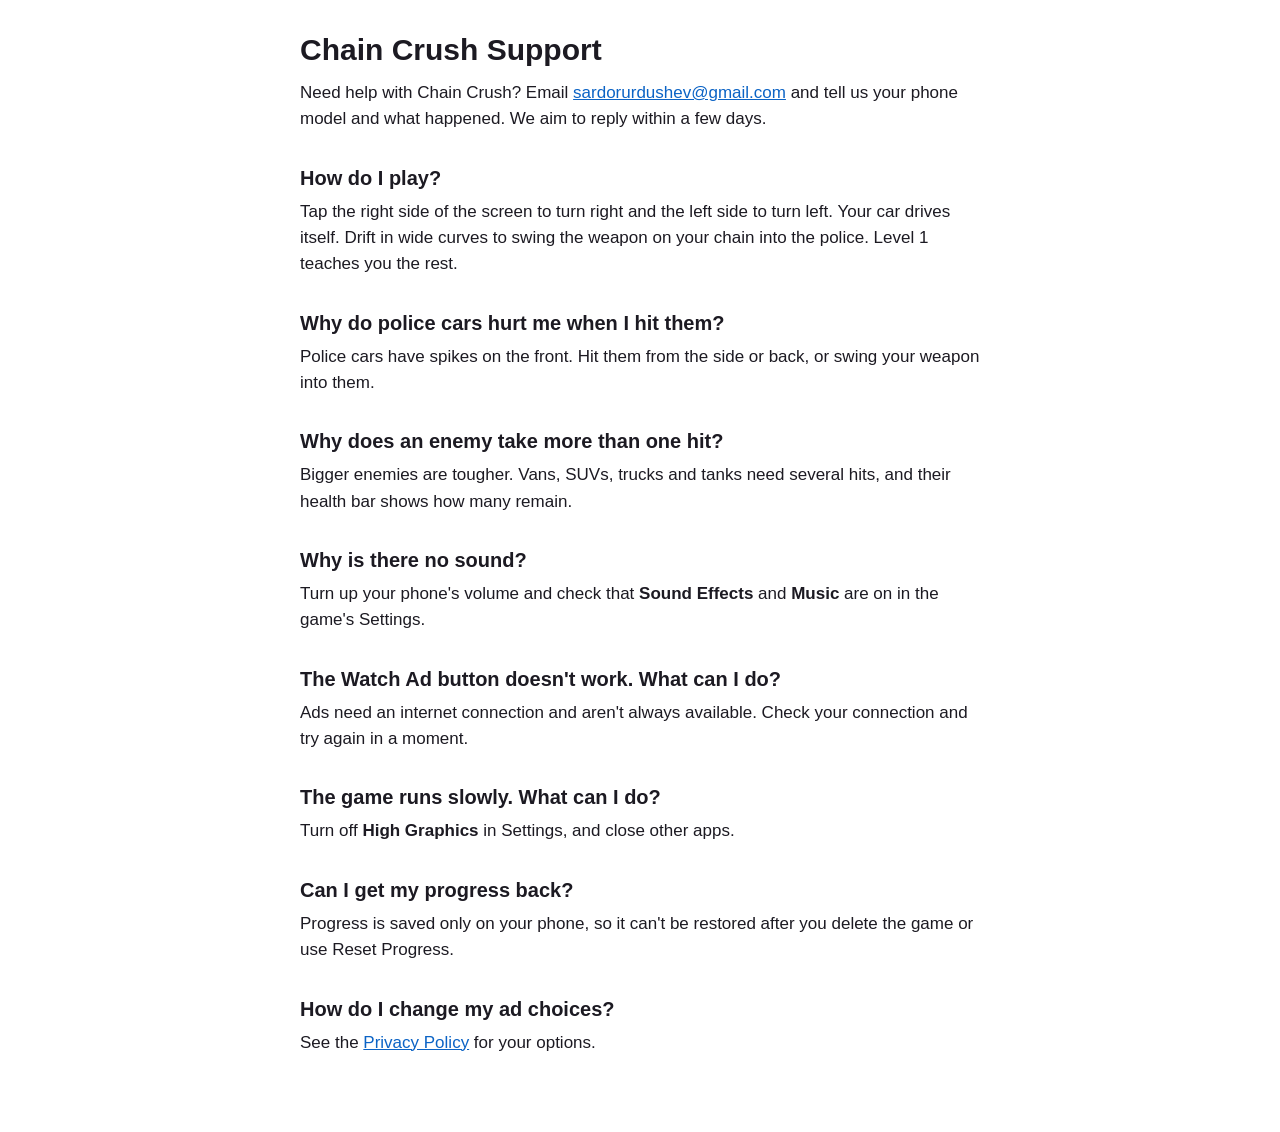
<file: index.html>
<!doctype html>
<html lang="en">
<head>
<meta charset="utf-8">
<meta name="viewport" content="width=device-width, initial-scale=1">
<title>Chain Crush Support</title>
<link rel="stylesheet" href="style.css">
</head>
<body>
<main>
<h1>Chain Crush Support</h1>
<p>Need help with Chain Crush? Email <a href="mailto:sardorurdushev@gmail.com">sardorurdushev@gmail.com</a> and tell us your phone model and what happened. We aim to reply within a few days.</p>

<h2>How do I play?</h2>
<p>Tap the right side of the screen to turn right and the left side to turn left. Your car drives itself. Drift in wide curves to swing the weapon on your chain into the police. Level 1 teaches you the rest.</p>

<h2>Why do police cars hurt me when I hit them?</h2>
<p>Police cars have spikes on the front. Hit them from the side or back, or swing your weapon into them.</p>

<h2>Why does an enemy take more than one hit?</h2>
<p>Bigger enemies are tougher. Vans, SUVs, trucks and tanks need several hits, and their health bar shows how many remain.</p>

<h2>Why is there no sound?</h2>
<p>Turn up your phone's volume and check that <strong>Sound Effects</strong> and <strong>Music</strong> are on in the game's Settings.</p>

<h2>The Watch Ad button doesn't work. What can I do?</h2>
<p>Ads need an internet connection and aren't always available. Check your connection and try again in a moment.</p>

<h2>The game runs slowly. What can I do?</h2>
<p>Turn off <strong>High Graphics</strong> in Settings, and close other apps.</p>

<h2>Can I get my progress back?</h2>
<p>Progress is saved only on your phone, so it can't be restored after you delete the game or use Reset Progress.</p>

<h2>How do I change my ad choices?</h2>
<p>See the <a href="privacy.html">Privacy Policy</a> for your options.</p>
</main>
</body>
</html>
</file>
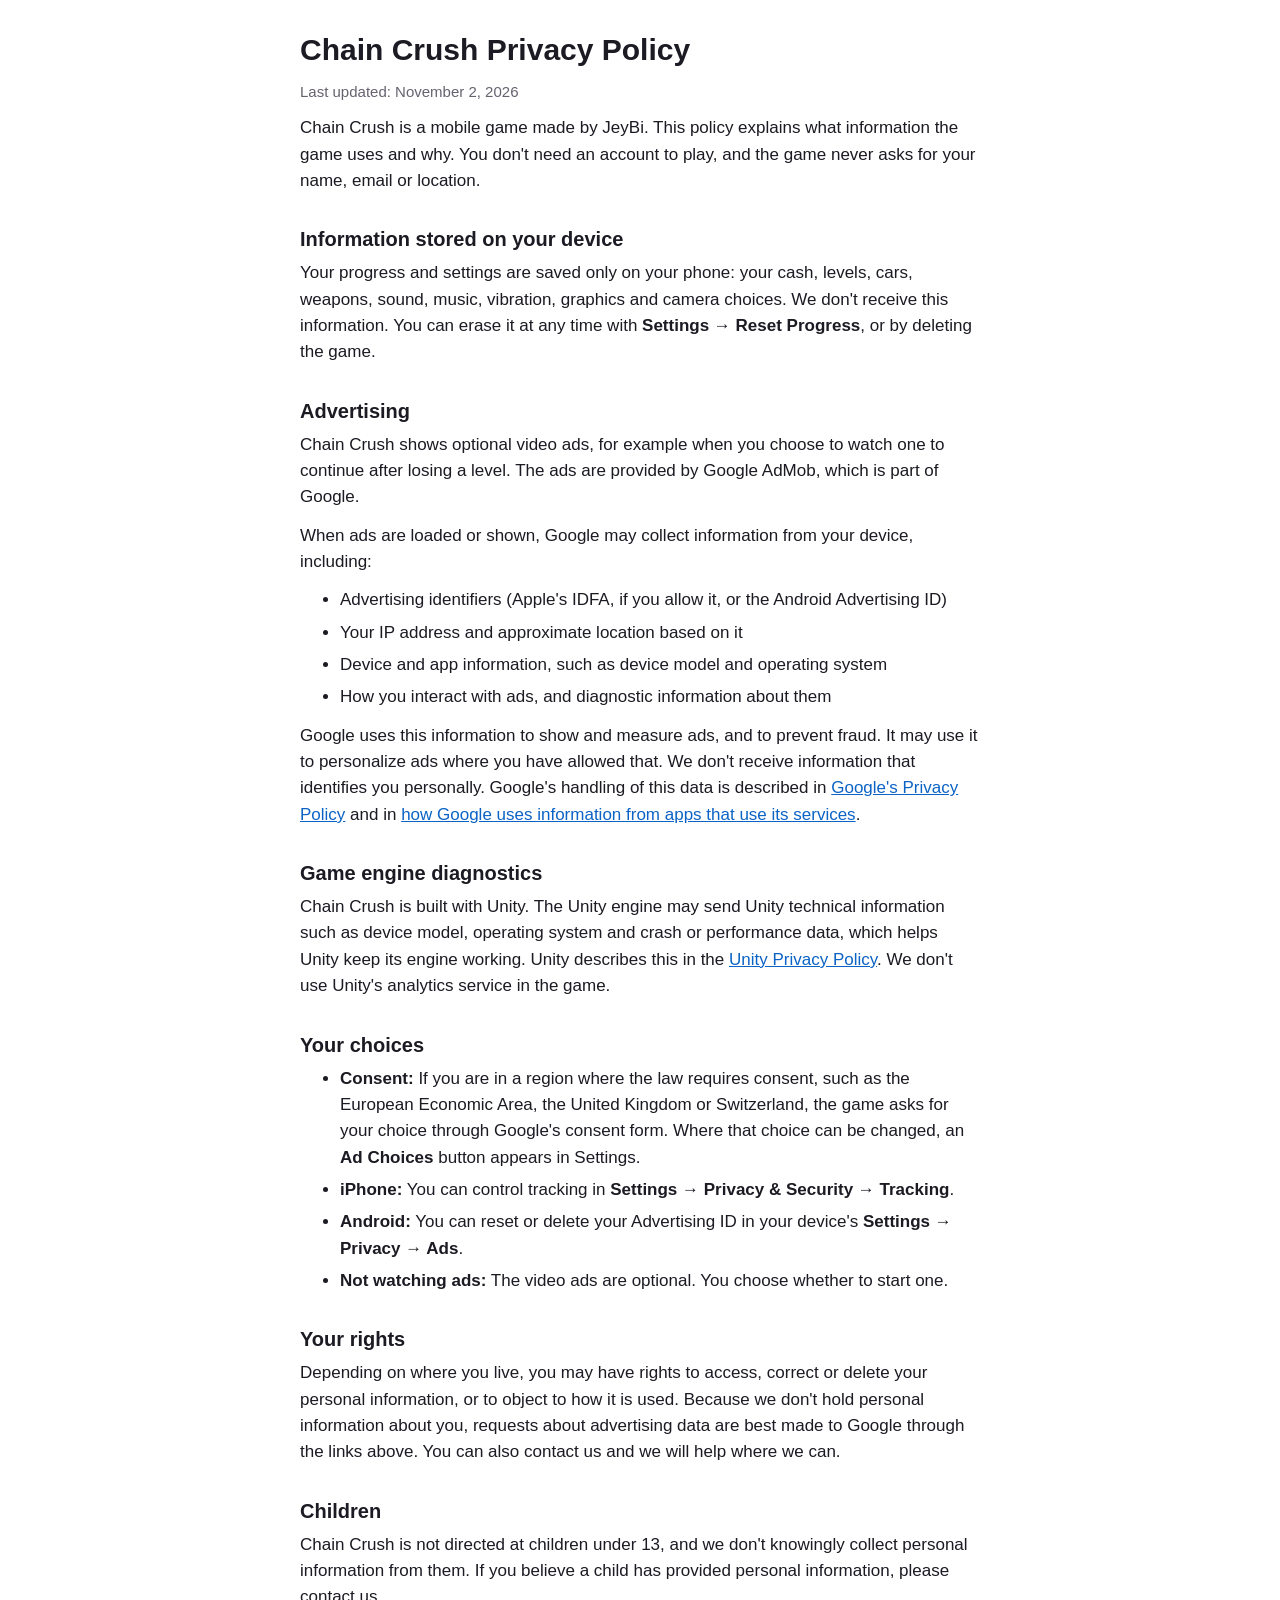
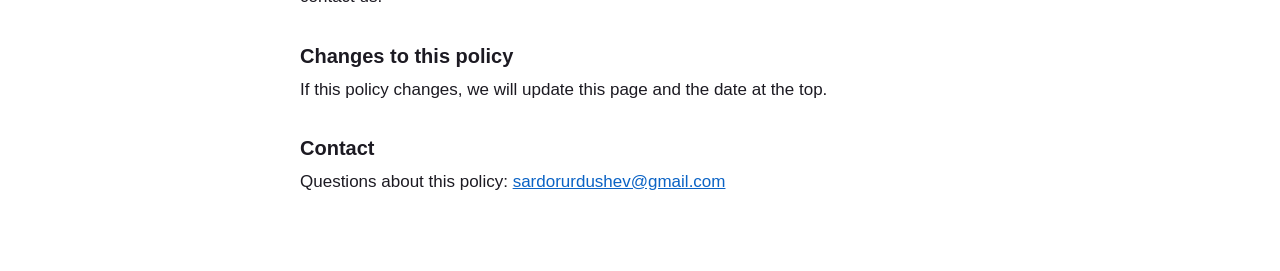
<file: privacy.html>
<!doctype html>
<html lang="en">
<head>
<meta charset="utf-8">
<meta name="viewport" content="width=device-width, initial-scale=1">
<title>Chain Crush Privacy Policy</title>
<link rel="stylesheet" href="style.css">
</head>
<body>
<main>
<h1>Chain Crush Privacy Policy</h1>
<p class="date">Last updated: November 2, 2026</p>

<p>Chain Crush is a mobile game made by JeyBi. This policy explains what information the game uses and why. You don't need an account to play, and the game never asks for your name, email or location.</p>

<h2>Information stored on your device</h2>
<p>Your progress and settings are saved only on your phone: your cash, levels, cars, weapons, sound, music, vibration, graphics and camera choices. We don't receive this information. You can erase it at any time with <strong>Settings &rarr; Reset Progress</strong>, or by deleting the game.</p>

<h2>Advertising</h2>
<p>Chain Crush shows optional video ads, for example when you choose to watch one to continue after losing a level. The ads are provided by Google AdMob, which is part of Google.</p>
<p>When ads are loaded or shown, Google may collect information from your device, including:</p>
<ul>
<li>Advertising identifiers (Apple's IDFA, if you allow it, or the Android Advertising ID)</li>
<li>Your IP address and approximate location based on it</li>
<li>Device and app information, such as device model and operating system</li>
<li>How you interact with ads, and diagnostic information about them</li>
</ul>
<p>Google uses this information to show and measure ads, and to prevent fraud. It may use it to personalize ads where you have allowed that. We don't receive information that identifies you personally. Google's handling of this data is described in <a href="https://policies.google.com/privacy">Google's Privacy Policy</a> and in <a href="https://policies.google.com/technologies/partner-sites">how Google uses information from apps that use its services</a>.</p>

<h2>Game engine diagnostics</h2>
<p>Chain Crush is built with Unity. The Unity engine may send Unity technical information such as device model, operating system and crash or performance data, which helps Unity keep its engine working. Unity describes this in the <a href="https://unity.com/legal/privacy-policy">Unity Privacy Policy</a>. We don't use Unity's analytics service in the game.</p>

<h2>Your choices</h2>
<ul>
<li><strong>Consent:</strong> If you are in a region where the law requires consent, such as the European Economic Area, the United Kingdom or Switzerland, the game asks for your choice through Google's consent form. Where that choice can be changed, an <strong>Ad Choices</strong> button appears in Settings.</li>
<li><strong>iPhone:</strong> You can control tracking in <strong>Settings &rarr; Privacy &amp; Security &rarr; Tracking</strong>.</li>
<li><strong>Android:</strong> You can reset or delete your Advertising ID in your device's <strong>Settings &rarr; Privacy &rarr; Ads</strong>.</li>
<li><strong>Not watching ads:</strong> The video ads are optional. You choose whether to start one.</li>
</ul>

<h2>Your rights</h2>
<p>Depending on where you live, you may have rights to access, correct or delete your personal information, or to object to how it is used. Because we don't hold personal information about you, requests about advertising data are best made to Google through the links above. You can also contact us and we will help where we can.</p>

<h2>Children</h2>
<p>Chain Crush is not directed at children under 13, and we don't knowingly collect personal information from them. If you believe a child has provided personal information, please contact us.</p>

<h2>Changes to this policy</h2>
<p>If this policy changes, we will update this page and the date at the top.</p>

<h2>Contact</h2>
<p>Questions about this policy: <a href="mailto:sardorurdushev@gmail.com">sardorurdushev@gmail.com</a></p>
</main>
</body>
</html>
</file>
<file: style.css>
body {
  margin: 0;
  background: #fff;
  color: #1c1a22;
  font: 17px/1.55 -apple-system, BlinkMacSystemFont, "Segoe UI", Roboto, Helvetica, Arial, sans-serif;
}
main {
  max-width: 680px;
  margin: 0 auto;
  padding: 32px 16px 64px;
}
h1 { font-size: 30px; line-height: 1.2; margin: 0 0 12px; }
h2 { font-size: 20px; line-height: 1.3; margin: 32px 0 8px; }
p, ul { margin: 0 0 12px; }
li { margin-bottom: 6px; }
a { color: #0b63c5; }
.date { color: #66626f; font-size: 15px; }
@media (prefers-color-scheme: dark) {
  body { background: #17151c; color: #eeecf2; }
  a { color: #7db8ff; }
  .date { color: #a29eab; }
}
</file>
